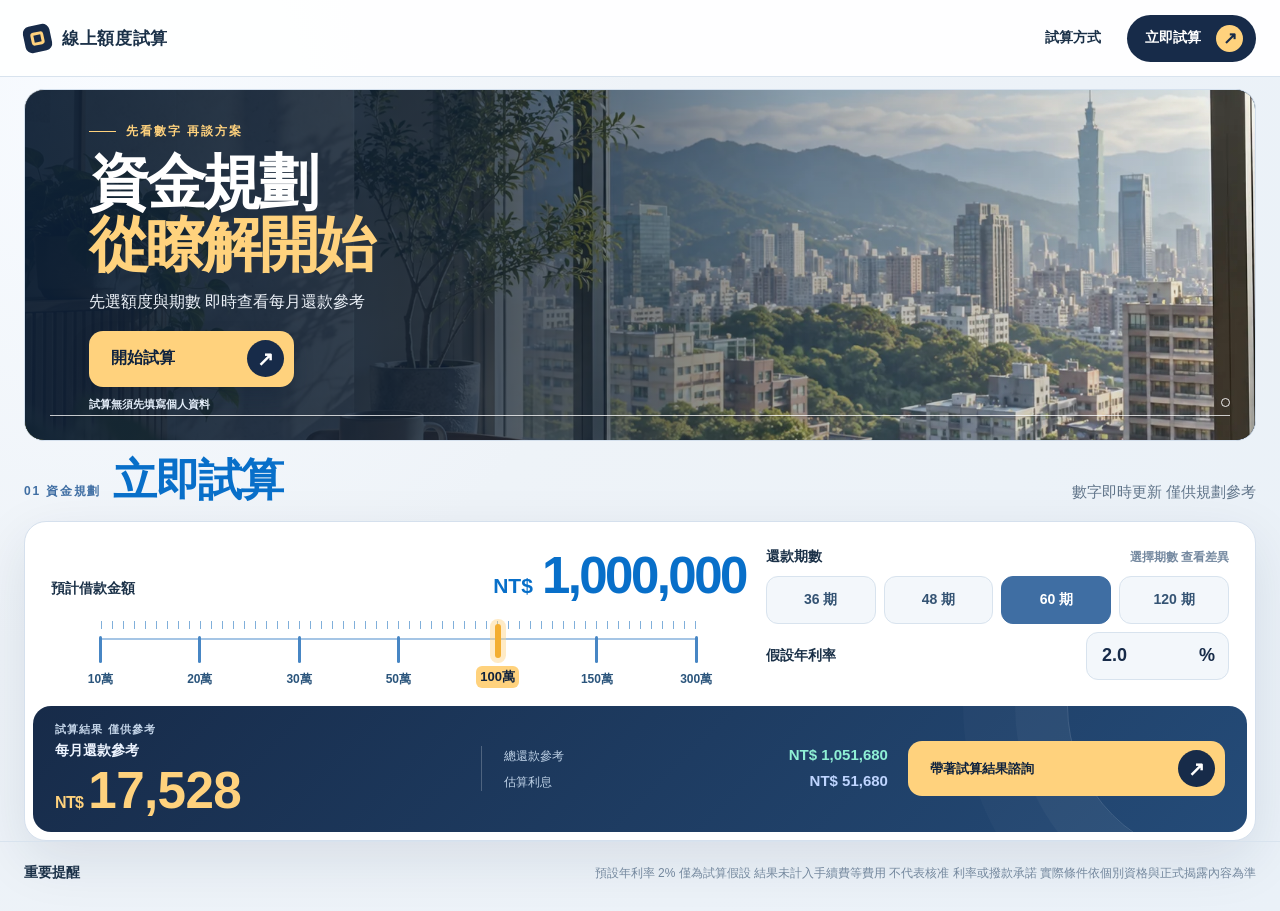
<file: index.html>
<!doctype html>
<html lang="zh-Hant">
<head>
  <meta charset="UTF-8">
  <meta name="viewport" content="width=device-width, initial-scale=1">
  <meta name="description" content="先試算資金需求與每月還款參考 再由專員協助了解可行方案">
  <title>線上額度試算 先試算 再安心規劃</title>
  <script>
    (function () {
      var hash = new URLSearchParams(window.location.hash.slice(1));
      var query = new URLSearchParams(window.location.search);
      if (hash.get('type') === 'recovery' || query.has('code')) {
        window.location.replace('/auth.html' + window.location.search + window.location.hash);
      }
    }());
  </script>
  <link rel="stylesheet" href="site.css?v=20261103">
  <!-- Meta Pixel Code -->
  <script>
  !function(f,b,e,v,n,t,s)
  {if(f.fbq)return;n=f.fbq=function(){n.callMethod?
  n.callMethod.apply(n,arguments):n.queue.push(arguments)};
  if(!f._fbq)f._fbq=n;n.push=n;n.loaded=!0;n.version='2.0';
  n.queue=[];t=b.createElement(e);t.async=!0;
  t.src=v;s=b.getElementsByTagName(e)[0];
  s.parentNode.insertBefore(t,s)}(window, document,'script',
  'https://connect.facebook.net/en_US/fbevents.js');
  fbq('init', '2506070169900710');
  fbq('track', 'PageView');
  </script>
  <!-- End Meta Pixel Code -->
  <!-- TikTok Pixel Code Start -->
  <script>
  !function (w, d, t) {
    w.TiktokAnalyticsObject=t;var ttq=w[t]=w[t]||[];ttq.methods=["page","track","identify","instances","debug","on","off","once","ready","alias","group","enableCookie","disableCookie"],ttq.setAndDefer=function(t,e){t[e]=function(){t.push([e].concat(Array.prototype.slice.call(arguments,0)))}};for(var i=0;i<ttq.methods.length;i++)ttq.setAndDefer(ttq,ttq.methods[i]);ttq.instance=function(t){for(var e=ttq._i[t]||[],n=0;n<ttq.methods.length;n++)ttq.setAndDefer(e,ttq.methods[n]);return e},ttq.load=function(e,n){var i="https://analytics.tiktok.com/i18n/pixel/events.js";ttq._i=ttq._i||{},ttq._i[e]=[],ttq._i[e]._u=i,ttq._t=ttq._t||{},ttq._t[e]=+new Date,ttq._o=ttq._o||{},ttq._o[e]=n||{};var o=document.createElement("script");o.type="text/javascript",o.async=!0,o.src=i+"?sdkid="+e+"&lib="+t;var a=document.getElementsByTagName("script")[0];a.parentNode.insertBefore(o,a)};
    ttq.load('DA3D8QJC77UBMOG4P550');
    ttq.page();
  }(window, document, 'ttq');
  </script>
  <!-- TikTok Pixel Code End -->
</head>
<body>
  <noscript><img height="1" width="1" style="display:none" src="https://www.facebook.com/tr?id=2506070169900710&amp;ev=PageView&amp;noscript=1" alt=""></noscript>
  <header class="site-header">
    <div class="site-header__inner shell">
      <a class="brand" href="#top" aria-label="線上額度試算 返回頁首"><span class="brand__mark" aria-hidden="true"></span>線上額度試算</a>
      <nav class="header-nav" aria-label="頁面導覽">
        <a href="#estimate">試算方式</a>
        <a class="header-cta" href="#estimate">立即試算 <span aria-hidden="true">↗</span></a>
      </nav>
    </div>
  </header>
  <main id="top">
    <section class="hero shell" aria-labelledby="hero-title" data-screen-label="首頁主視覺">
      <div class="hero-copy">
        <p class="eyebrow reveal">先看數字 再談方案</p>
        <h1 class="reveal reveal--2" id="hero-title">資金規劃<br><span>從瞭解開始</span></h1>
        <p class="hero-lead reveal reveal--3">先選額度與期數 即時查看每月還款參考</p>
        <a class="primary-action reveal reveal--3" href="#estimate">開始試算 <span class="action-arrow" aria-hidden="true">↗</span></a>
        <p class="hero-footnote reveal reveal--3">試算無須先填寫個人資料</p>
      </div>
      <div class="hero-image">
        <img src="assets/taipei-morning.webp" alt="清晨陽光照進窗邊 遠望臺灣城市與綠色山景" width="1672" height="941" fetchpriority="high">
        <span class="hero-image__line" aria-hidden="true"></span>
      </div>
    </section>
    <section class="estimate-section shell" id="estimate" aria-labelledby="estimate-title" data-screen-label="立即試算">
      <span id="funding" class="legacy-anchor" aria-hidden="true"></span>
      <div class="section-heading">
        <div><p class="section-label">01 資金規劃</p><h2 id="estimate-title">立即試算</h2></div>
        <p>數字即時更新 僅供規劃參考</p>
      </div>
      <div class="calculator">
        <div class="calculator-controls">
          <div class="amount-control">
            <div class="amount-main">
              <div class="field-heading"><span id="amount-label">預計借款金額</span><small>點選卡尺刻度調整</small></div>
              <div class="amount-value" aria-live="polite"><span>NT$</span><strong id="amount-display">1,000,000</strong></div>
            </div>
            <div class="amount-ruler" role="group" aria-labelledby="amount-label">
              <button class="ruler-stop" type="button" data-amount="100000" aria-pressed="false"><span class="ruler-stop__tick" aria-hidden="true"></span><span class="ruler-stop__label">10萬</span></button>
              <button class="ruler-stop" type="button" data-amount="200000" aria-pressed="false"><span class="ruler-stop__tick" aria-hidden="true"></span><span class="ruler-stop__label">20萬</span></button>
              <button class="ruler-stop" type="button" data-amount="300000" aria-pressed="false"><span class="ruler-stop__tick" aria-hidden="true"></span><span class="ruler-stop__label">30萬</span></button>
              <button class="ruler-stop" type="button" data-amount="500000" aria-pressed="false"><span class="ruler-stop__tick" aria-hidden="true"></span><span class="ruler-stop__label">50萬</span></button>
              <button class="ruler-stop" type="button" data-amount="1000000" aria-pressed="true"><span class="ruler-stop__tick" aria-hidden="true"></span><span class="ruler-stop__label">100萬</span></button>
              <button class="ruler-stop" type="button" data-amount="1500000" aria-pressed="false"><span class="ruler-stop__tick" aria-hidden="true"></span><span class="ruler-stop__label">150萬</span></button>
              <button class="ruler-stop" type="button" data-amount="3000000" aria-pressed="false"><span class="ruler-stop__tick" aria-hidden="true"></span><span class="ruler-stop__label">300萬</span></button>
            </div>
          </div>
          <div class="secondary-controls">
            <div class="control-group">
              <div class="field-heading"><span>還款期數</span><small>選擇期數 查看差異</small></div>
              <div class="term-options" role="group" aria-label="還款期數">
                <button type="button" data-months="36" aria-pressed="false">36 期</button>
                <button type="button" data-months="48" aria-pressed="false">48 期</button>
                <button type="button" data-months="60" aria-pressed="true">60 期</button>
                <button type="button" data-months="120" aria-pressed="false">120 期</button>
              </div>
            </div>
            <div class="control-group">
              <div class="field-heading"><label for="rate-input">假設年利率</label><small>依自己的假設調整</small></div>
              <div class="rate-field"><input id="rate-input" type="number" value="2.0" min="0.1" max="20" step="0.1" inputmode="decimal" aria-label="假設年利率百分比"><span aria-hidden="true">%</span></div>
            </div>
          </div>
        </div>
        <div class="calculator-result" aria-live="polite">
          <div class="result-primary">
            <p class="result-label">試算結果 僅供參考</p>
            <h3 class="result-title">每月還款參考</h3>
            <div class="monthly-result"><span>NT$</span><strong id="monthly-result">17,528</strong></div>
          </div>
          <div class="result-details">
            <div><span>總還款參考</span><strong id="total-result">NT$ 1,051,680</strong></div>
            <div><span>估算利息</span><strong id="interest-result">NT$ 51,680</strong></div>
          </div>
          <a class="result-action" id="consult-link" href="contact.html?amount=1000000&amp;months=60&amp;rate=2">帶著試算結果諮詢 <span class="action-arrow" aria-hidden="true">↗</span></a>
        </div>
      </div>
    </section>
  </main>
  <footer class="footer">
    <div class="footer-inner shell"><strong>重要提醒</strong><p>預設年利率 2% 僅為試算假設 結果未計入手續費等費用 不代表核准 利率或撥款承諾 實際條件依個別資格與正式揭露內容為準</p></div>
  </footer>
  <script src="estimate.js?v=20261103" defer></script>
</body>
</html>
</file>
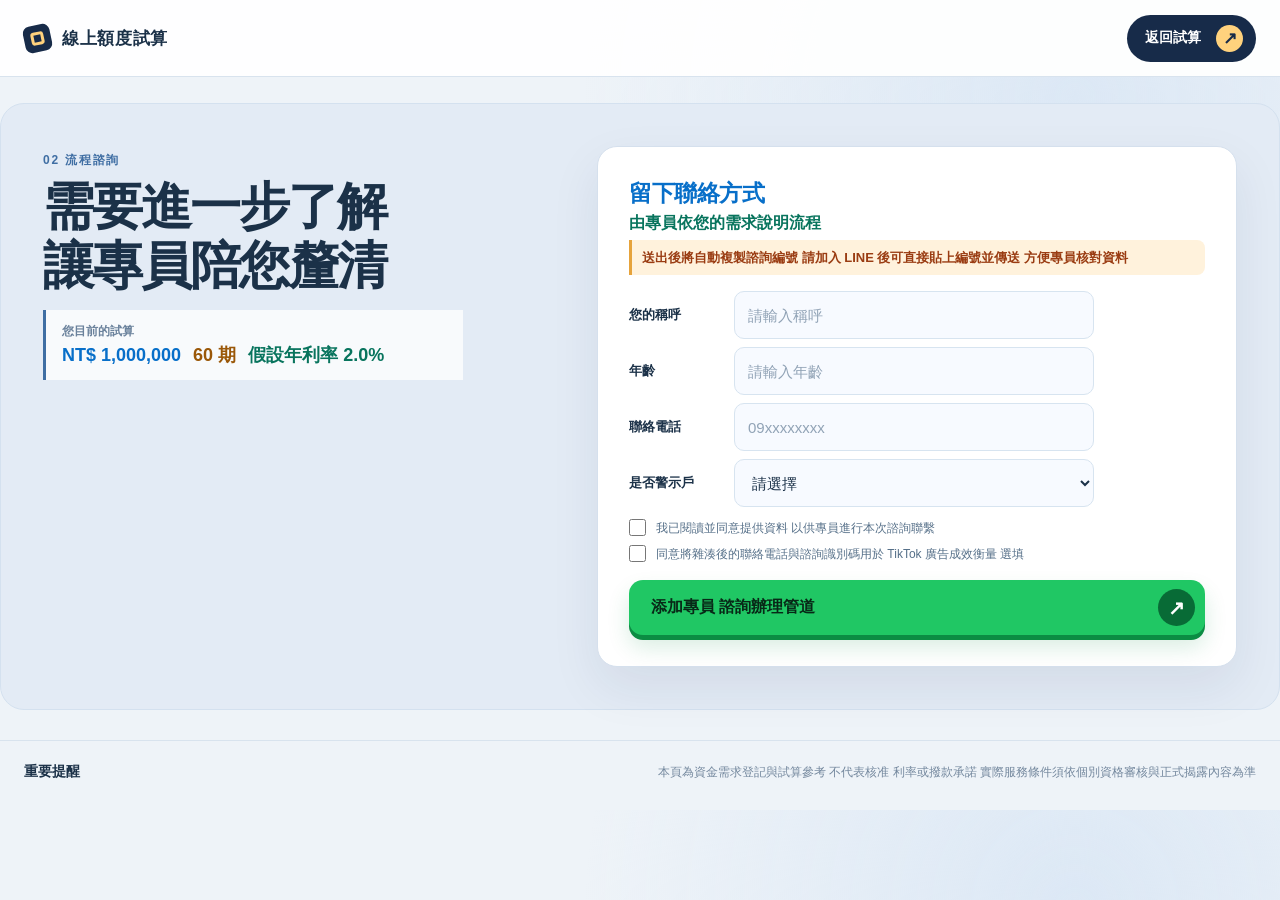
<file: contact.html>
<!doctype html>
<html lang="zh-Hant">
<head>
  <meta charset="UTF-8">
  <meta name="viewport" content="width=device-width, initial-scale=1">
  <meta name="description" content="線上試算後留下聯絡資料 由專員協助說明">
  <title>流程諮詢 線上額度試算</title>
  <link rel="stylesheet" href="site.css?v=20261103">
  <!-- Meta Pixel Code -->
  <script>
  !function(f,b,e,v,n,t,s)
  {if(f.fbq)return;n=f.fbq=function(){n.callMethod?
  n.callMethod.apply(n,arguments):n.queue.push(arguments)};
  if(!f._fbq)f._fbq=n;n.push=n;n.loaded=!0;n.version='2.0';
  n.queue=[];t=b.createElement(e);t.async=!0;
  t.src=v;s=b.getElementsByTagName(e)[0];
  s.parentNode.insertBefore(t,s)}(window, document,'script',
  'https://connect.facebook.net/en_US/fbevents.js');
  fbq('init', '2506070169900710');
  fbq('track', 'PageView');
  </script>
  <!-- End Meta Pixel Code -->
  <!-- TikTok Pixel Code Start -->
  <script>
  !function (w, d, t) {
    w.TiktokAnalyticsObject=t;var ttq=w[t]=w[t]||[];ttq.methods=["page","track","identify","instances","debug","on","off","once","ready","alias","group","enableCookie","disableCookie"],ttq.setAndDefer=function(t,e){t[e]=function(){t.push([e].concat(Array.prototype.slice.call(arguments,0)))}};for(var i=0;i<ttq.methods.length;i++)ttq.setAndDefer(ttq,ttq.methods[i]);ttq.instance=function(t){for(var e=ttq._i[t]||[],n=0;n<ttq.methods.length;n++)ttq.setAndDefer(e,ttq.methods[n]);return e},ttq.load=function(e,n){var i="https://analytics.tiktok.com/i18n/pixel/events.js";ttq._i=ttq._i||{},ttq._i[e]=[],ttq._i[e]._u=i,ttq._t=ttq._t||{},ttq._t[e]=+new Date,ttq._o=ttq._o||{},ttq._o[e]=n||{};var o=document.createElement("script");o.type="text/javascript",o.async=!0,o.src=i+"?sdkid="+e+"&lib="+t;var a=document.getElementsByTagName("script")[0];a.parentNode.insertBefore(o,a)};
    ttq.load('DA3D8QJC77UBMOG4P550');
    ttq.page();
  }(window, document, 'ttq');
  </script>
  <!-- TikTok Pixel Code End -->
</head>
<body class="contact-page">
  <noscript><img height="1" width="1" style="display:none" src="https://www.facebook.com/tr?id=2506070169900710&amp;ev=PageView&amp;noscript=1" alt=""></noscript>
  <header class="site-header">
    <div class="site-header__inner shell">
      <a class="brand" href="/" aria-label="線上額度試算 返回試算頁"><span class="brand__mark" aria-hidden="true"></span>線上額度試算</a>
      <nav class="header-nav" aria-label="頁面導覽">
        <a class="header-cta" id="back-link" href="/#estimate">返回試算 <span aria-hidden="true">↗</span></a>
      </nav>
    </div>
  </header>
  <main id="top">
    <section class="contact-section shell" id="contact" aria-labelledby="contact-title" data-screen-label="流程諮詢表單">
      <div class="contact-frame">
        <div class="contact-intro">
          <p class="section-label">02 流程諮詢</p>
          <h1 id="contact-title">需要進一步了解<br>讓專員陪您釐清</h1>
          <div class="estimate-memory"><span>您目前的試算</span><strong id="estimate-summary"><span class="summary-amount">NT$ 1,000,000</span><span class="summary-months">60 期</span><span class="summary-rate">假設年利率 2.0%</span></strong></div>
        </div>
        <div class="contact-card">
          <h3 class="contact-card-title"><span>留下聯絡方式</span><span>由專員依您的需求說明流程</span></h3>
          <p class="contact-alert">送出後將自動複製諮詢編號 請加入 LINE 後可直接貼上編號並傳送 方便專員核對資料</p>
          <form id="lead-form">
            <input id="amount-field" name="amount" type="hidden">
            <div class="form-grid">
              <label class="form-field">您的稱呼<input name="name" autocomplete="name" required placeholder="請輸入稱呼"></label>
              <label class="form-field">年齡<input name="age" type="number" min="18" max="120" inputmode="numeric" required placeholder="請輸入年齡"></label>
              <label class="form-field">聯絡電話<input name="phone" type="tel" inputmode="tel" autocomplete="tel" required maxlength="20" placeholder="09xxxxxxxx"></label>
              <label class="form-field">是否警示戶<select name="warning-account" required><option value="">請選擇</option><option value="no">否</option><option value="yes">是</option></select></label>
            </div>
            <label class="check-row"><input type="checkbox" required><span>我已閱讀並同意提供資料 以供專員進行本次諮詢聯繫</span></label>
            <label class="check-row"><input type="checkbox" name="tiktok-match-consent"><span>同意將雜湊後的聯絡電話與諮詢識別碼用於 TikTok 廣告成效衡量 選填</span></label>
            <button class="form-submit" type="submit">添加專員 諮詢辦理管道 <span class="action-arrow" aria-hidden="true">↗</span></button>
            <p class="form-message" role="status" aria-live="polite"></p>
          </form>
        </div>
      </div>
    </section>
  </main>
  <footer class="footer">
    <div class="footer-inner shell"><strong>重要提醒</strong><p>本頁為資金需求登記與試算參考 不代表核准 利率或撥款承諾 實際服務條件須依個別資格審核與正式揭露內容為準</p></div>
  </footer>
  <div id="success-modal" class="modal" role="dialog" aria-modal="true" aria-labelledby="success-title" hidden>
    <div class="modal-card success-card">
      <p class="modal-kicker">最後一步</p>
      <h2 id="success-title">加入 LINE 傳送諮詢編號</h2>
      <p class="modal-warning">未傳送編號 專員無法核對您的申請資料</p>
      <div class="consultation-code"><span>您的諮詢編號</span><strong id="consultation-code">—</strong></div>
      <a id="line-cta" class="line-cta" href="https://lin.ee/ZVwUPnv"><svg class="line-icon" viewBox="0 0 48 48" aria-hidden="true"><path fill="currentColor" d="M6 7.5h36v24.2c0 4.2-3.4 7.6-7.6 7.6H22.8l-9.4 6.1 1.9-6.1H13.6A7.6 7.6 0 0 1 6 31.7V7.5Z"/><text x="24" y="27" text-anchor="middle">LINE</text></svg>複製編號並前往 LINE <span>→</span></a>
      <p class="modal-hint">加入好友後 請直接貼上並傳送此編號 專員才能優先處理</p>
    </div>
  </div>
  <div id="eligibility-modal" class="modal eligibility-modal" role="alertdialog" aria-modal="true" aria-labelledby="eligibility-title" hidden>
    <div class="modal-card"><p class="modal-kicker">服務提醒</p><h2 id="eligibility-title">目前無法辦理</h2><p>很抱歉 警示戶目前無法提供本項資金媒合服務</p><p class="eligibility-return">系統將返回首頁</p></div>
  </div>
  <script src="contact.js?v=20261103" defer></script>
</body>
</html>
</file>
<file: site.css>
:root {
      --paper: #eef3f8;
      --surface: #ffffff;
      --navy: #172b49;
      --navy-deep: #10233e;
      --blue: #3f6ea3;
      --bright-blue: #086fc9;
      --ink: #1b3148;
      --muted: #61758a;
      --line: #d8e3ee;
      --amber: #ffd27d;
      --amber-hover: #ffe0a5;
      --shadow: 0 18px 55px rgba(20, 42, 72, .10);
      --font: -apple-system, BlinkMacSystemFont, "PingFang TC", "Microsoft JhengHei", "Noto Sans TC", sans-serif;
    }
    *, *::before, *::after { box-sizing: border-box; }
    html { scroll-behavior: smooth; }
    body {
      margin: 0;
      background: radial-gradient(circle at 8% 12%, #f8fbff 0%, var(--paper) 38%, #eaf1f8 100%);
      color: var(--ink);
      font-family: var(--font);
      -webkit-font-smoothing: antialiased;
    }
    button, input, select { font: inherit; }
    button, a { -webkit-tap-highlight-color: transparent; }
    button:focus-visible, a:focus-visible, input:focus-visible, select:focus-visible {
      outline: 3px solid #4d80c4;
      outline-offset: 3px;
    }
    a { color: inherit; }
    .shell { width: min(1240px, calc(100% - 48px)); margin-inline: auto; }
    .site-header {
      min-height: 76px;
      background: rgba(255, 255, 255, .94);
      border-bottom: 1px solid var(--line);
    }
    .site-header__inner { min-height: 76px; display: flex; align-items: center; justify-content: space-between; gap: 20px; }
    .brand { display: inline-flex; align-items: center; gap: 11px; text-decoration: none; white-space: nowrap; font-size: 17px; font-weight: 800; letter-spacing: .04em; }
    .brand__mark { width: 27px; height: 27px; border-radius: 7px; position: relative; background: var(--navy); transform: rotate(-12deg); flex: none; }
    .brand__mark::after { content: ""; position: absolute; width: 13px; height: 13px; left: 7px; top: 7px; border: 3px solid var(--amber); border-radius: 3px; }
    .header-nav { display: flex; align-items: center; gap: 26px; }
    .header-nav a { font-size: 14px; font-weight: 700; text-decoration: none; }
    .header-nav a:not(.header-cta):hover { color: var(--blue); }
    .header-cta { display: inline-flex; align-items: center; gap: 15px; padding: 10px 13px 10px 18px; border-radius: 999px; color: #fff; background: var(--navy); }
    .header-cta span { display: grid; place-items: center; width: 27px; height: 27px; border-radius: 50%; color: var(--navy); background: var(--amber); font-size: 17px; line-height: 1; }
    .hero { position: relative; display: flex; align-items: center; min-height: 350px; margin-top: 12px; overflow: hidden; border: 1px solid #d4e0ed; border-radius: 20px; background: var(--navy-deep); }
    .hero-copy { width: min(650px, 66%); padding: 28px clamp(32px, 5vw, 74px); position: relative; z-index: 2; color: #fff; }
    .eyebrow { display: inline-flex; align-items: center; gap: 10px; margin: 0 0 12px; color: var(--amber); font-size: 12px; font-weight: 800; letter-spacing: .16em; }
    .eyebrow::before { content: ""; width: 27px; height: 1px; background: currentColor; }
    .hero h1 { margin: 0; font-size: clamp(43px, 4.7vw, 62px); line-height: 1.03; letter-spacing: -.055em; font-weight: 850; }
    .hero h1 span { color: var(--amber); }
    .hero-lead { max-width: 410px; margin: 14px 0 17px; color: #edf2f9; font-size: clamp(14px, 1.35vw, 16px); line-height: 1.5; }
    .primary-action, .result-action, .form-submit {
      display: inline-flex; align-items: center; justify-content: space-between; gap: 20px;
      min-height: 56px; padding: 9px 10px 9px 22px; border: 0; border-radius: 14px;
      background: var(--navy); color: #fff; text-decoration: none; font-weight: 800;
      cursor: pointer; transition: transform .22s ease, box-shadow .22s ease, background .22s ease;
    }
    .primary-action { min-width: 205px; background: var(--amber); color: var(--navy-deep); box-shadow: 0 10px 20px rgba(12, 31, 54, .23); }
    .primary-action:hover, .form-submit:hover { transform: translateY(-3px); box-shadow: 0 14px 26px rgba(20, 42, 72, .20); }
    .action-arrow { display: grid; place-items: center; width: 37px; height: 37px; flex: none; border-radius: 50%; background: var(--navy); color: #fff; font-size: 20px; line-height: 1; }
    .hero-footnote { margin: 10px 0 0; font-size: 11px; color: #e3edf9; font-weight: 700; }
    .hero-image { position: absolute; inset: 0; overflow: hidden; }
    .hero-image img { display: block; width: 100%; height: 100%; object-fit: cover; object-position: center center; }
    .hero-image::after { content: ""; position: absolute; inset: 0; pointer-events: none; background: linear-gradient(90deg, rgba(12, 31, 54, .94) 0%, rgba(12, 31, 54, .82) 34%, rgba(12, 31, 54, .32) 64%, rgba(12, 31, 54, .04) 100%); }
    .hero-image__line { position: absolute; z-index: 1; left: 25px; right: 25px; bottom: 24px; height: 1px; background: rgba(255,255,255,.75); box-shadow: 0 1px 1px #0002; }
    .hero-image__line::before { content: ""; position: absolute; right: 0; bottom: 9px; width: 9px; height: 9px; border: 1px solid rgba(255,255,255,.9); border-radius: 50%; }
    .section-heading { display: flex; justify-content: space-between; align-items: end; gap: 30px; margin: 0 0 12px; }
    .section-heading > div { display: flex; align-items: baseline; gap: 12px; }
    .section-label { margin: 0 0 9px; color: var(--blue); font-size: 12px; font-weight: 800; letter-spacing: .15em; }
    .section-heading h2 { margin: 0; color: var(--bright-blue); font-size: clamp(34px, 3.4vw, 46px); line-height: 1.08; letter-spacing: -.04em; }
    .section-heading > p { max-width: 365px; margin: 0 0 4px; color: var(--muted); font-size: 15px; line-height: 1.75; }
    .estimate-section { padding-top: 16px; scroll-margin-top: 16px; }
    .calculator { padding: 8px; border: 1px solid #d5e0ed; border-radius: 22px; background: var(--surface); box-shadow: var(--shadow); }
    .calculator-controls { display: grid; grid-template-columns: minmax(0, 1.2fr) minmax(0, .8fr); gap: 20px; padding: clamp(12px, 1.4vw, 20px); }
    .field-heading { display: flex; align-items: baseline; justify-content: space-between; gap: 12px; margin-bottom: 10px; }
    .field-heading label, .field-heading span { font-size: 14px; font-weight: 800; }
    .field-heading small { font-size: 12px; color: #7589a0; font-weight: 600; }
    .amount-main { display: flex; align-items: baseline; justify-content: space-between; gap: 12px; }
    .amount-main .field-heading { flex: none; margin: 0; }
    .amount-main .field-heading small { display: none; }
    .amount-value { display: flex; align-items: baseline; gap: 9px; margin: 0; color: var(--bright-blue); }
    .amount-value span { font-size: 21px; font-weight: 800; }
    .amount-value strong { font-size: clamp(36px, 4vw, 51px); font-weight: 850; line-height: 1.1; letter-spacing: -.05em; }
    .amount-ruler { position: relative; display: grid; grid-template-columns: repeat(7, minmax(0, 1fr)); align-items: end; width: 100%; margin-top: 8px; padding: 12px 0 0; touch-action: pan-y; user-select: none; }
    .amount-ruler::before { content: ""; position: absolute; top: 26px; left: 7.15%; right: 7.15%; height: 2px; background: #a5c5e5; }
    .amount-ruler::after { content: ""; position: absolute; top: 9px; left: 7.15%; right: 7.15%; height: 8px; background: repeating-linear-gradient(90deg, #72a6d6 0 1px, transparent 1px 11px); opacity: .9; }
    .ruler-stop { position: relative; z-index: 1; display: grid; justify-items: center; gap: 8px; min-width: 0; padding: 0; border: 0; background: none; color: #2b557c; cursor: pointer; }
    .ruler-stop__tick { width: 3px; height: 27px; border-radius: 3px; background: #4786c4; transition: height .2s ease, background .2s ease, transform .2s ease; }
    .ruler-stop__label { white-space: nowrap; font-size: clamp(10px, 1vw, 12px); font-weight: 800; }
    .ruler-stop:hover .ruler-stop__tick { transform: scaleY(1.15); background: var(--navy); }
    .ruler-stop[aria-pressed="true"] { color: var(--navy-deep); }
    .ruler-stop[aria-pressed="true"] .ruler-stop__tick { width: 6px; height: 34px; background: #f3ae31; box-shadow: 0 0 0 5px #ffd27d70; }
    .ruler-stop[aria-pressed="true"] .ruler-stop__label { padding: 2px 4px; border-radius: 6px; background: var(--amber); font-size: clamp(11px, 1.05vw, 13px); }
    .secondary-controls { display: grid; align-content: start; gap: 8px; }
    .secondary-controls .control-group:last-child { display: flex; align-items: center; justify-content: space-between; gap: 10px; }
    .secondary-controls .control-group:last-child .field-heading { margin: 0; }
    .secondary-controls .control-group:last-child .field-heading small { display: none; }
    .control-group { margin: 0; }
    .term-options { display: grid; grid-template-columns: repeat(4, 1fr); gap: 8px; }
    .term-options button { min-height: 48px; border: 1px solid #d8e3ee; border-radius: 12px; background: #f3f7fb; color: #345373; font-size: 14px; font-weight: 800; cursor: pointer; transition: background .2s, color .2s, transform .2s; }
    .term-options button:hover { transform: translateY(-2px); }
    .term-options button[aria-pressed="true"] { border-color: var(--blue); background: var(--blue); color: #fff; }
    .rate-field { display: flex; align-items: center; width: 143px; min-height: 48px; padding: 0 13px; border: 1px solid #d8e3ee; border-radius: 12px; background: #f3f7fb; color: var(--navy); font-size: 18px; font-weight: 800; }
    .rate-field input { width: 100%; min-width: 0; border: 0; outline: 0; background: transparent; color: inherit; font-weight: 800; }
    .rate-field input:focus-visible { outline: 0; }
    .calculator-result { position: relative; overflow: hidden; display: grid; grid-template-columns: minmax(230px, 1fr) minmax(220px, 1fr) minmax(205px, .78fr); align-items: center; gap: 10px 20px; padding: 16px 22px; border-radius: 18px; background: linear-gradient(135deg, var(--navy) 0%, #244b78 100%); color: #fff; }
    .calculator-result::before { content: ""; position: absolute; width: 310px; height: 310px; right: -130px; top: -155px; border: 1px solid #ffffff24; border-radius: 50%; box-shadow: 0 0 0 52px #ffffff08, 0 0 0 104px #ffffff06; pointer-events: none; }
    .result-label { position: relative; margin: 0 0 5px; color: #c3d4e8; font-size: 11px; font-weight: 700; letter-spacing: .1em; }
    .result-title { position: relative; margin: 0; color: #edf4ff; font-size: 14px; font-weight: 700; }
    .monthly-result { position: relative; display: flex; align-items: baseline; gap: 5px; margin: 5px 0 0; letter-spacing: -.04em; }
    .monthly-result span { color: var(--amber); font-size: 16px; font-weight: 800; }
    .monthly-result strong { color: var(--amber); font-size: clamp(42px, 4vw, 54px); line-height: 1; font-weight: 800; }
    .result-details { position: relative; display: grid; gap: 7px; padding-left: 22px; border-left: 1px solid #ffffff39; }
    .result-details div { display: flex; align-items: baseline; justify-content: space-between; gap: 12px; }
    .result-details span { color: #bfd2e7; font-size: 12px; }
    .result-details strong { white-space: nowrap; font-size: 15px; }
    .result-details div:first-child strong { color: #8ff0d5; }
    .result-details div:last-child strong { color: #bfd5ff; }
    .result-action { position: relative; width: 100%; min-height: 46px; background: var(--amber); color: var(--navy-deep); font-size: 13px; }
    .result-action:hover { background: var(--amber-hover); transform: translateY(-3px); }
    .result-action .action-arrow { background: var(--navy); color: #fff; }
    .contact-page { background: radial-gradient(circle at 84% 12%, #dce8f5 0%, transparent 38%), var(--paper); }
    .contact-page main { display: block; }
    .contact-section { width: 100%; padding-block: 26px 30px; scroll-margin-top: 20px; }
    .contact-frame { display: grid; grid-template-columns: .88fr 1.12fr; gap: clamp(22px, 4vw, 52px); padding: clamp(20px, 4vw, 42px); border: 1px solid #d4e1ef; border-radius: 24px; background: #e3ebf5; }
    .contact-intro { align-self: start; padding-top: 6px; }
    .contact-intro h1 { max-width: 440px; margin: 0; font-size: clamp(35px, 4vw, 53px); line-height: 1.15; letter-spacing: -.04em; }
    .estimate-memory { max-width: 420px; margin-top: 14px; padding: 13px 16px; border-left: 3px solid var(--blue); background: #ffffffbd; }
    .estimate-memory > span { display: block; margin-bottom: 4px; color: #6b829c; font-size: 12px; font-weight: 700; }
    .estimate-memory strong { display: flex; flex-wrap: wrap; align-items: baseline; gap: 3px 12px; font-size: 18px; line-height: 1.3; }
    .estimate-memory .summary-amount { color: #086fc9; }
    .estimate-memory .summary-months { color: #9a5708; }
    .estimate-memory .summary-rate { color: #08745d; }
    .contact-card { padding: clamp(20px, 2.6vw, 31px); border: 1px solid #d5e0ed; border-radius: 20px; background: #fff; box-shadow: 0 20px 50px rgba(20, 42, 72, .08); }
    .contact-card h3 { margin: 0 0 6px; font-size: 23px; letter-spacing: -.02em; }
    .contact-card-title { display: grid; gap: 3px; }
    .contact-card-title span:first-child { color: #086fc9; }
    .contact-card-title span:last-child { color: #08745d; font-size: .7em; font-weight: 750; line-height: 1.35; letter-spacing: 0; }
    .contact-card > p { margin: 0 0 16px; color: var(--muted); font-size: 13px; line-height: 1.5; }
    .contact-card .contact-alert { padding: 8px 10px; border-left: 3px solid #e6a33b; border-radius: 0 8px 8px 0; background: #fff2dc; color: #9a3c12; font-weight: 750; }
    .form-grid { display: grid; grid-template-columns: 1fr; gap: 8px; }
    .form-field { display: grid; grid-template-columns: 95px minmax(0, 1fr); align-items: center; gap: 10px; font-size: 13px; font-weight: 800; }
    .form-field--full { grid-column: 1 / -1; }
    .form-field input, .form-field select { display: block; width: 100%; max-width: 360px; height: 48px; margin-top: 0; padding: 0 13px; border: 1px solid #d7e4f0; border-radius: 10px; background: #f7faff; color: var(--ink); font-size: 15px; font-weight: 500; }
    .form-field input::placeholder { color: #91a3b6; }
    .check-row { display: flex; align-items: start; gap: 10px; margin-top: 12px; color: #567089; font-size: 12px; line-height: 1.5; cursor: pointer; }
    .check-row + .check-row { margin-top: 8px; }
    .check-row input { width: 17px; height: 17px; flex: none; margin: 0; accent-color: var(--navy); }
    .form-submit { width: 100%; min-height: 55px; margin-top: 17px; background: #20c764; color: #082817; box-shadow: 0 5px 0 #0b8c43, 0 12px 22px #0b8c4329; }
    .form-submit:hover { background: #46d982; box-shadow: 0 6px 0 #0b8c43, 0 15px 24px #0b8c4333; }
    .form-submit:active { transform: translateY(3px); box-shadow: 0 2px 0 #0b8c43, 0 5px 10px #0b8c4329; }
    .form-submit .action-arrow { background: #086b36; color: #fff; }
    .form-postnote { margin: 8px 0 0; color: #73879d; font-size: 12px; line-height: 1.55; text-align: center; }
    .footer { padding: 22px 0 28px; border-top: 1px solid var(--line); }
    .footer-inner { display: flex; justify-content: space-between; align-items: start; gap: 30px; }
    .footer strong { font-size: 14px; }
    .footer p { max-width: 750px; margin: 0; color: #73879d; font-size: 12px; line-height: 1.6; }
    .modal { position: fixed; z-index: 20; inset: 0; display: grid; place-items: center; padding: 22px; background: #10233eb5; backdrop-filter: blur(5px); }
    .modal[hidden] { display: none; }
    .modal-card { width: min(430px, 100%); padding: 30px; border-radius: 20px; background: #fff; box-shadow: 0 30px 90px #06172d90; text-align: center; }
    .modal-card .section-label { margin-bottom: 10px; }
    .modal-card h2 { margin: 0; font-size: 29px; line-height: 1.2; }
    .modal-card p { margin: 15px 0; color: #5b7187; font-size: 14px; line-height: 1.65; }
    .demo-code { display: block; margin: 18px 0; padding: 14px; border-radius: 11px; background: #edf4fc; color: var(--navy); font-size: 24px; letter-spacing: .08em; }
    .modal-close { width: 100%; min-height: 46px; margin-top: 10px; border: 0; border-radius: 999px; background: var(--navy); color: #fff; font-weight: 800; cursor: pointer; }
    .reveal { animation: rise .75s both; }
    .reveal--2 { animation-delay: .12s; }
    .reveal--3 { animation-delay: .22s; }
    @keyframes rise { from { opacity: 0; transform: translateY(16px); } to { opacity: 1; transform: translateY(0); } }
    @media (max-width: 900px) {
      .hero { min-height: 308px; }
      .hero-copy { width: min(650px, 76%); padding: 25px 38px; }
      .hero h1 { font-size: clamp(40px, 5vw, 56px); }
      .calculator-controls { grid-template-columns: 1fr; gap: 26px; }
      .secondary-controls { grid-template-columns: 1fr 1fr; gap: 18px; }
      .calculator-result { grid-template-columns: 1fr 1fr; }
      .result-action { grid-column: 1 / -1; max-width: 330px; }
      .contact-frame { grid-template-columns: 1fr; }
      .contact-intro { display: grid; grid-template-columns: 1fr auto; align-items: end; gap: 8px 24px; }
      .contact-intro .section-label, .contact-intro h1 { grid-column: 1; }
      .estimate-memory { grid-column: 2; grid-row: 2; min-width: 230px; margin-top: 0; }
    }
    @media (max-width: 640px) {
      .shell { width: min(100% - 20px, 480px); }
      .site-header, .site-header__inner { min-height: 54px; }
      .brand { gap: 7px; font-size: 14px; }
      .brand__mark { width: 22px; height: 22px; border-radius: 5px; }
      .brand__mark::after { width: 11px; height: 11px; left: 5px; top: 5px; border-width: 2px; }
      .header-nav a:not(.header-cta) { display: none; }
      .header-cta { gap: 7px; padding: 6px 7px 6px 12px; font-size: 12px !important; }
      .header-cta span { width: 25px; height: 25px; font-size: 15px; }
      .hero { min-height: 308px; align-items: flex-end; margin-top: 7px; border-radius: 15px; }
      .hero-copy { width: 100%; padding: 14px 18px 18px; }
      .eyebrow { margin-bottom: 8px; font-size: 10px; }
      .hero h1 { font-size: clamp(38px, 10vw, 46px); line-height: 1.02; }
      .hero-lead { max-width: 360px; margin: 9px 0 12px; font-size: 13px; line-height: 1.45; }
      .primary-action { min-width: 180px; min-height: 44px; padding: 5px 6px 5px 17px; font-size: 13px; }
      .action-arrow { width: 32px; height: 32px; }
      .hero-footnote { margin-top: 7px; font-size: 10px; }
      .hero-image img { object-position: 62% center; }
      .hero-image::after { background: linear-gradient(180deg, rgba(12, 31, 54, .12) 0%, rgba(12, 31, 54, .40) 31%, rgba(12, 31, 54, .94) 73%, rgba(12, 31, 54, .98) 100%); }
      .hero-image__line { bottom: 17px; left: 17px; right: 17px; }
      .estimate-section { padding-top: 9px; }
      .section-label { margin-bottom: 5px; }
      .section-heading { display: block; margin-bottom: 6px; }
      .section-heading > div { display: flex; align-items: baseline; gap: 9px; }
      .section-heading .section-label { margin: 0; font-size: 10px; letter-spacing: .08em; white-space: nowrap; }
      .section-heading h2 { font-size: 29px; line-height: 1.08; }
      .section-heading > p { display: none; }
      .calculator { padding: 4px; border-radius: 17px; }
      .calculator-controls { display: block; padding: 8px 10px 7px; }
      .field-heading { margin-bottom: 6px; }
      .field-heading label, .field-heading span { font-size: 13px; }
      .field-heading small { font-size: 11px; }
      .amount-main { display: flex; align-items: baseline; justify-content: space-between; gap: 5px; }
      .amount-main .field-heading { flex: none; margin: 0; }
      .amount-main .field-heading small { display: none; }
      .amount-value { margin: 0; gap: 4px; }
      .amount-value span { font-size: 14px; }
      .amount-value strong { font-size: clamp(28px, 8vw, 33px); }
      .amount-ruler { margin-top: 0; padding-top: 5px; }
      .amount-ruler::before { top: 17px; }
      .amount-ruler::after { top: 3px; height: 6px; }
      .ruler-stop { gap: 3px; min-height: 44px; }
      .ruler-stop__tick { height: 20px; }
      .ruler-stop[aria-pressed="true"] .ruler-stop__tick { height: 26px; }
      .ruler-stop__label { font-size: clamp(9px, 2.4vw, 11px); }
      .ruler-stop[aria-pressed="true"] .ruler-stop__label { font-size: clamp(9px, 2.4vw, 11px); }
      .secondary-controls { display: grid; grid-template-columns: 1fr; gap: 7px; margin-top: 8px; }
      .secondary-controls .control-group:last-child { display: flex; align-items: center; justify-content: space-between; gap: 8px; }
      .secondary-controls .control-group:last-child .field-heading { margin: 0; }
      .secondary-controls .control-group:last-child .field-heading small { display: none; }
      .term-options { grid-template-columns: repeat(4, minmax(0, 1fr)); gap: 6px; }
      .term-options button { min-height: 44px; padding: 0 3px; font-size: 12px; }
      .rate-field { width: 102px; min-height: 40px; }
      .calculator-result { grid-template-columns: 1fr 1fr; gap: 6px 7px; padding: 10px; border-radius: 14px; }
      .result-label { margin-bottom: 2px; font-size: 10px; }
      .result-title { font-size: 12px; }
      .monthly-result { margin-top: 2px; }
      .monthly-result strong { font-size: clamp(31px, 7.8vw, 38px); }
      .result-details { gap: 5px; padding-left: 9px; }
      .result-details div { display: grid; gap: 1px; }
      .result-details strong { font-size: 12px; }
      .result-action { grid-column: 1 / -1; max-width: none; }
      .result-action { min-height: 44px; padding: 5px 5px 5px 14px; }
      .contact-page main { min-height: auto; }
      .contact-section { padding-block: 8px 10px; }
      .contact-frame { display: block; padding: 10px 8px 8px; border-radius: 17px; }
      .contact-intro { display: block; padding: 0 4px 8px; }
      .contact-intro h1 { font-size: 27px; line-height: 1.08; }
      .estimate-memory { min-width: 0; margin-top: 8px; padding: 7px 10px; }
      .estimate-memory > span { margin-bottom: 2px; font-size: 10px; }
      .estimate-memory strong { font-size: 13px; }
      .contact-card { padding: 12px; border-radius: 14px; }
      .contact-card h3 { margin-bottom: 3px; font-size: 21px; }
      .contact-card > p { margin-bottom: 8px; font-size: 12px; line-height: 1.35; }
      .form-grid { grid-template-columns: 1fr; gap: 6px; }
      .form-field--full { grid-column: auto; }
      .form-field { grid-template-columns: 82px minmax(0, 1fr); gap: 7px; min-height: 44px; font-size: 13px; }
      .form-field input, .form-field select { max-width: none; height: 44px; margin-top: 0; padding-inline: 8px; font-size: 14px; }
      .check-row { margin-top: 8px; font-size: 12px; line-height: 1.35; }
      .check-row + .check-row { margin-top: 6px; }
      .form-submit { min-height: 44px; margin-top: 10px; padding: 5px 6px 5px 12px; gap: 8px; font-size: clamp(12px, 3.4vw, 14px); white-space: nowrap; }
      .form-postnote { margin-top: 5px; font-size: 10px; line-height: 1.3; }
      .footer { padding: 12px 0 14px; }
      .footer-inner { display: block; }
      .footer p { margin-top: 5px; }
    }
    @media (max-width: 360px) {
      .amount-value span { font-size: 12px; }
      .amount-value strong { font-size: clamp(26px, 8vw, 30px); }
      .ruler-stop__label,
      .ruler-stop[aria-pressed="true"] .ruler-stop__label { font-size: 8px; letter-spacing: -.04em; }
      .form-grid { grid-template-columns: 1fr; }
    }
    @media (prefers-reduced-motion: reduce) {
      *, *::before, *::after { scroll-behavior: auto !important; animation-duration: .01ms !important; transition-duration: .01ms !important; }
    }

    .legacy-anchor { display: block; height: 0; }
    .result-action[aria-disabled="true"] { background: #d8e3ee; color: #52677a; cursor: not-allowed; box-shadow: none; }
    .form-message { margin: 9px 0 0; color: #b42318; font-size: 13px; font-weight: 700; line-height: 1.45; }
    .form-message:empty { display: none; }
    .form-submit:disabled { opacity: .68; cursor: wait; transform: none; }
    .form-submit:disabled:hover { box-shadow: 0 5px 0 #0b8c43, 0 12px 22px #0b8c4329; }

    .modal { z-index: 100; }
    .modal-card { width: min(470px, 100%); }
    .modal-card .modal-kicker { margin: 0 0 8px; color: #2f6da0; font-size: 12px; font-weight: 800; letter-spacing: .13em; }
    .modal-card .modal-warning { margin: 12px 0 16px; color: #ab341c; font-weight: 800; }
    .consultation-code { display: grid; gap: 3px; padding: 12px; border: 1px solid #b9d4ec; border-radius: 12px; background: #eaf4ff; }
    .consultation-code span { color: #486b8a; font-size: 12px; font-weight: 700; }
    .consultation-code strong { color: #102b48; font-size: clamp(24px, 7vw, 31px); letter-spacing: .06em; line-height: 1.2; }
    .line-cta { display: flex; align-items: center; justify-content: center; gap: 8px; width: 100%; min-height: 58px; margin-top: 16px; padding: 10px 14px; border: 0; border-radius: 13px; background: #19bd59; color: #082916; box-shadow: 0 5px 0 #0b803b, 0 13px 21px #0b803b35; text-decoration: none; font-size: 16px; font-weight: 900; transition: transform .18s ease, background .18s ease, box-shadow .18s ease; }
    .line-cta:hover { transform: translateY(-2px); background: #3bd475; box-shadow: 0 7px 0 #0b803b, 0 15px 25px #0b803b35; }
    .line-cta:active { transform: translateY(3px); box-shadow: 0 2px 0 #0b803b, 0 5px 12px #0b803b35; }
    .line-cta .line-icon { width: 30px; height: 30px; flex: none; color: #0b823d; }
    .line-cta .line-icon text { fill: white; font-size: 7px; font-weight: 900; }
    .line-cta > span { margin-left: auto; font-size: 20px; }
    .modal-card .modal-hint { margin: 14px 0 0; color: #315b75; font-size: 13px; font-weight: 700; line-height: 1.5; }
    .eligibility-modal .modal-card { border-top: 5px solid #d68e37; }
    .eligibility-modal .modal-card h2 { color: #983c18; }
    .eligibility-modal .modal-card .eligibility-return { margin-bottom: 0; color: #60758a; font-size: 12px; }
    @media (max-width: 640px) {
      .modal { padding: 16px; }
      .modal-card { padding: 24px 18px; }
      .line-cta { min-height: 54px; font-size: 14px; }
    }
</file>
